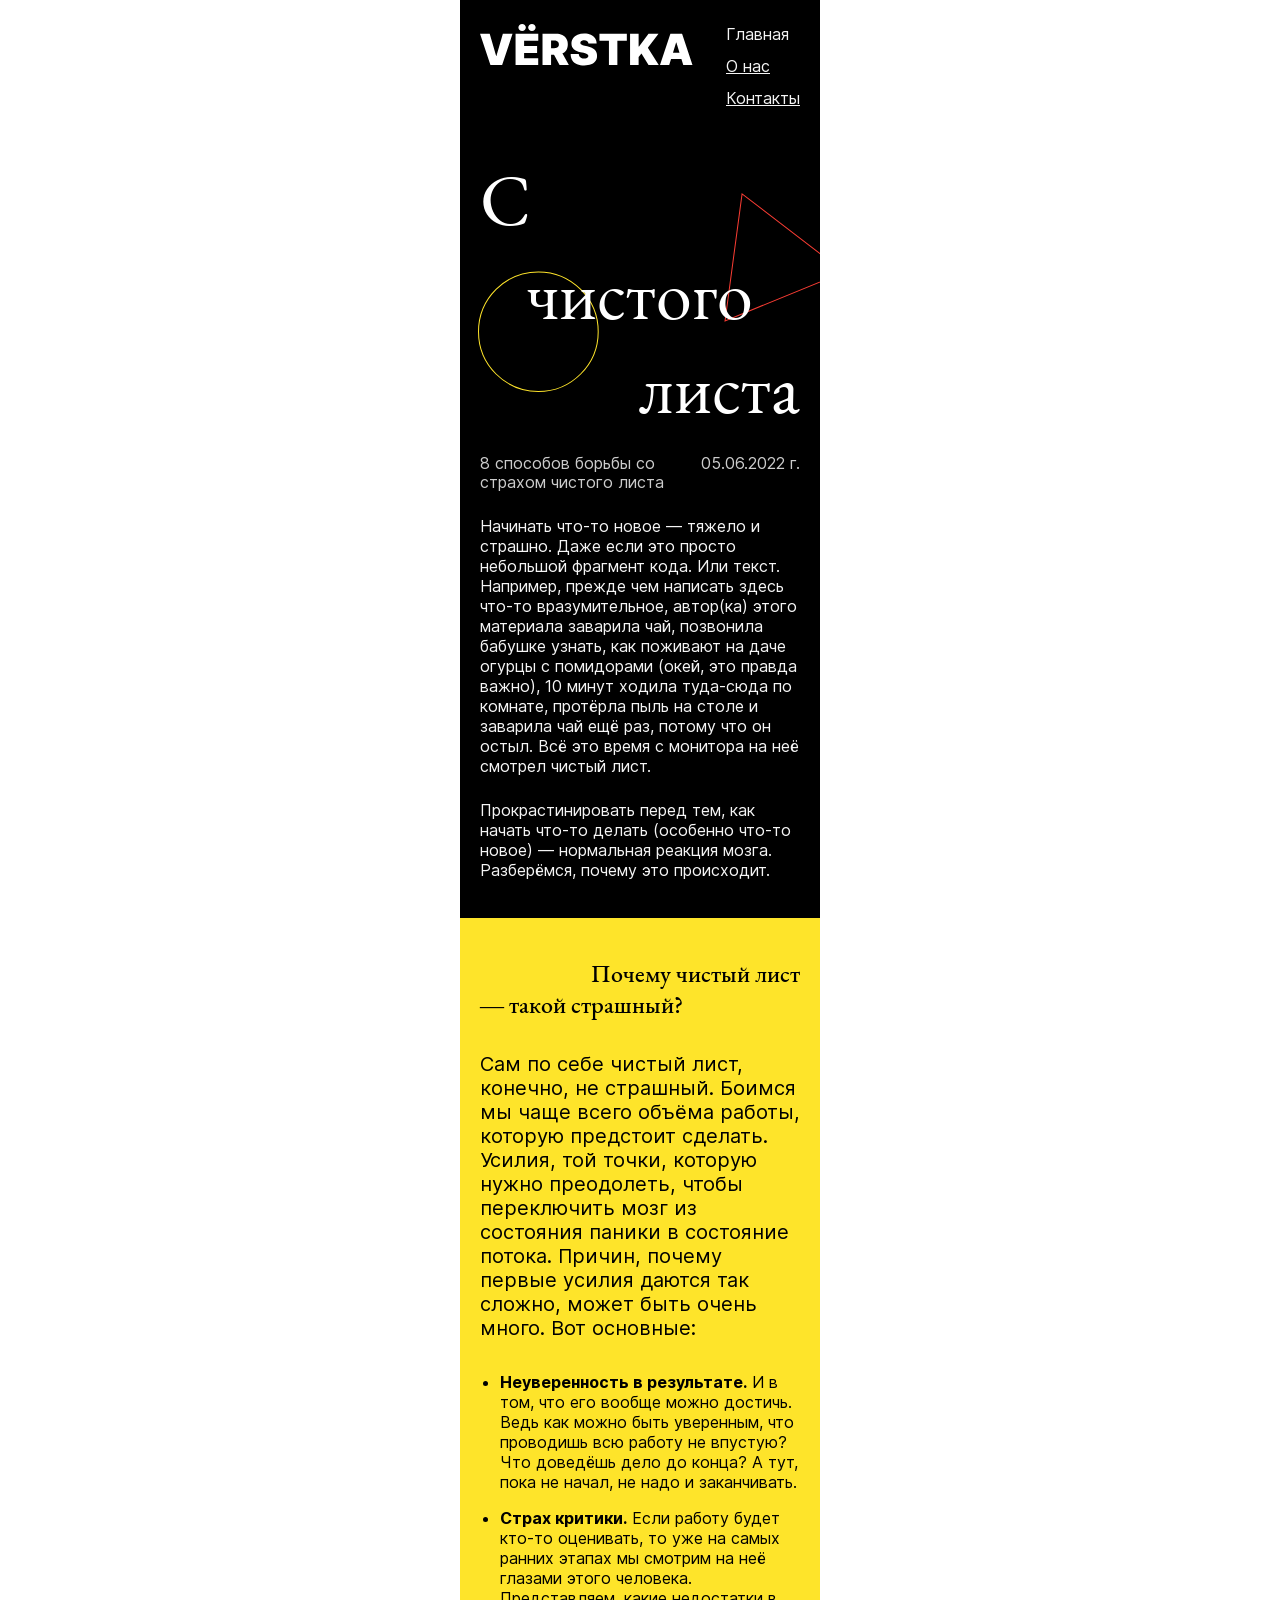
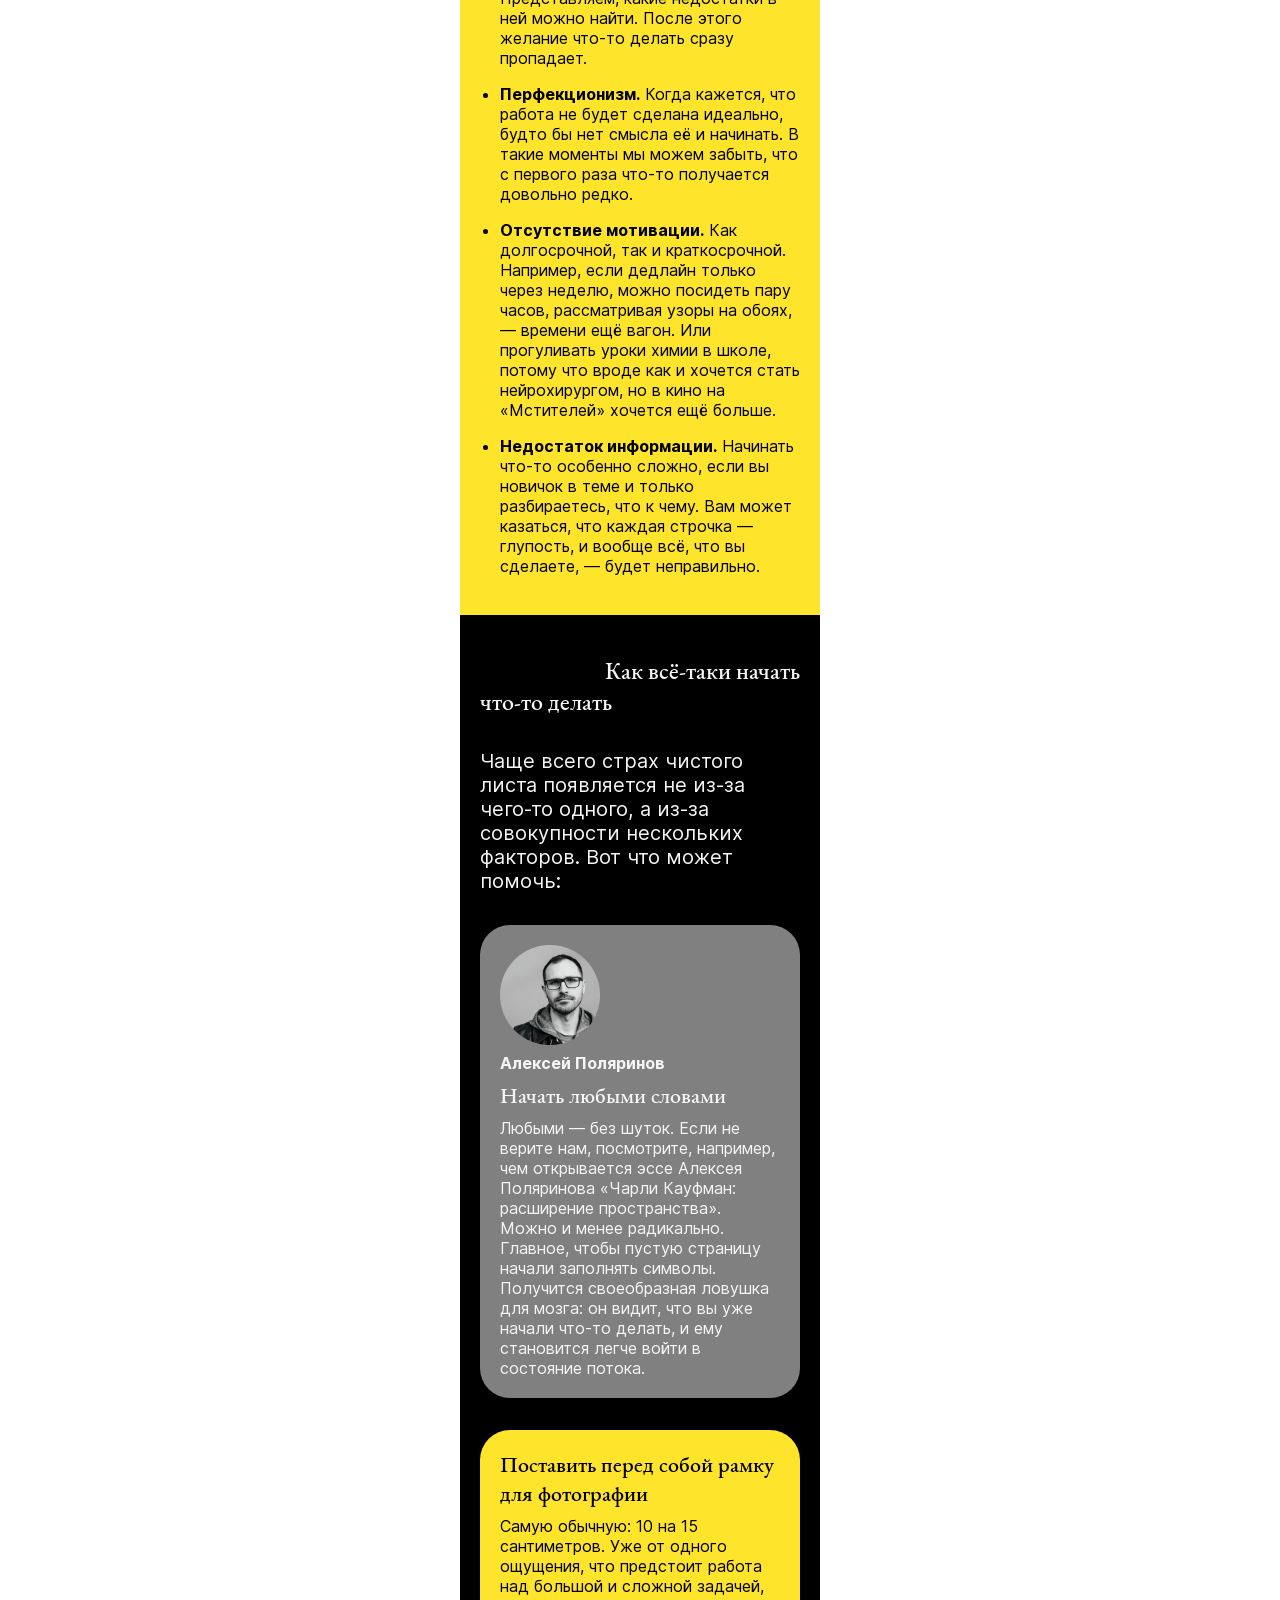
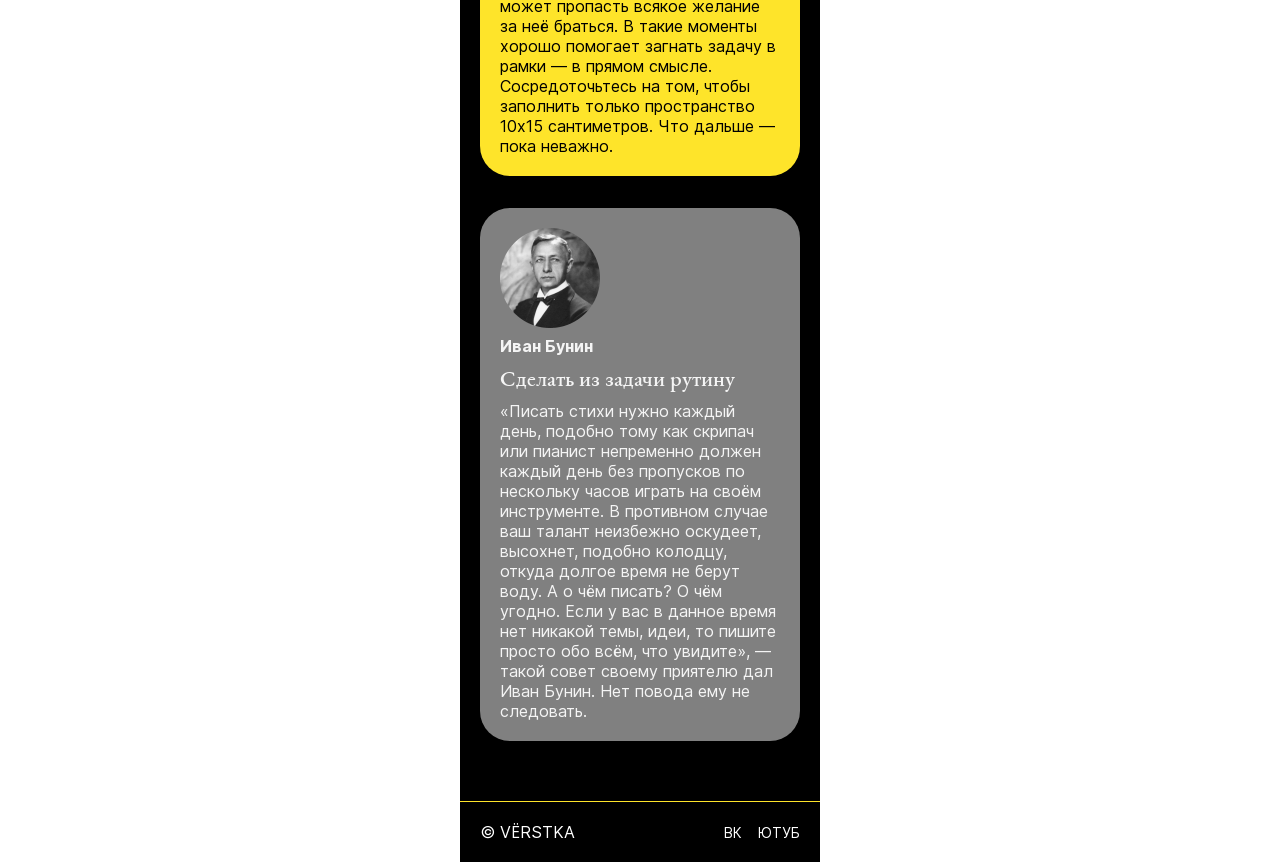
<file: styles/index.html>
<!DOCTYPE html>
<html lang="ru">

<head>
    <meta charset="UTF-8">
    <meta name="viewport" content="width=device-width, initial-scale=1.0">
    <link rel="stylesheet" href="../fonts/fonts.css">
    <link rel="stylesheet" href="./style.css">
    <title>С чистого листа</title>
</head>

<body>
    <header class="header content-section content-section_theme_dark">
        <a class="header__logo" href="#"><img class="header__logo-image" src="../images/logo.svg"
                alt="С чистого листа — на главную"></a>
        <nav class="header__menu">
            <ul class="header__menu-list">
                <li class="header__menu-item header__menu-item_active"><a href="#0"
                        class="header__menu-link">Главная</a>
                </li>
                <li class="header__menu-item"><a href="#0" class="header__menu-link">О нас</a></li>
                <li class="header__menu-item"><a href="#0" class="header__menu-link">Контакты</a></li>
            </ul>
        </nav>
    </header>
    <main>
        <section class="cover content-section content-section_theme_dark">
            <h1 class="cover__title"><span class="accent-span">С</span><span
                    class="accent-span text-center">чистого</span><span class="accent-span text-right">листа</span></h1>
        </section>
        <section class="intro content-section content-section_theme_dark">
            <div class="intro__heading">
                <h2 class="intro__title">8 способов борьбы со страхом чистого листа</h2>
                <time class="intro__date" datetime="2022-06-05">05.06.2022 г.</time>
            </div>
            <p class="intro__main-text">
                Начинать что-то новое — тяжело и страшно. Даже если это просто небольшой фрагмент кода. Или текст.
                Например, прежде чем написать здесь что-то вразумительное, автор(ка) этого материала заварила чай,
                позвонила бабушке узнать, как поживают на даче огурцы с помидорами (окей, это правда важно), 10 минут
                ходила туда-сюда по комнате, протёрла пыль на столе и заварила чай ещё раз, потому что он остыл. Всё это
                время с монитора на неё смотрел чистый лист.
            </p>
            <p class="intro__main-text">
                Прокрастинировать перед тем, как начать что-то делать (особенно что-то новое) — нормальная реакция
                мозга. Разберёмся, почему это происходит.
            </p>
        </section>
        <section class="reasons content-section content-section_theme_bright">
            <h2 class="content-section__subtitle"><span class="accent-span text-right">Почему чистый лист </span><span
                    class="accent-span">— такой
                    страшный?</span></h2>
            <p class="content-section__introduction">Сам по себе чистый лист, конечно, не страшный. Боимся мы чаще всего
                объёма работы, которую предстоит сделать. Усилия, той точки, которую нужно преодолеть, чтобы переключить
                мозг из состояния паники в состояние потока. Причин, почему первые усилия даются так сложно, может быть
                очень много. Вот основные:</p>
            <ul class="content-section__list">
                <li class="content-section__list-item"><span class="content-section__list-accent">Неуверенность в
                        результате.</span> И в том, что его вообще можно достичь. Ведь как можно быть
                    уверенным,
                    что проводишь всю работу не впустую? Что доведёшь дело до конца? А тут, пока не начал, не надо и
                    заканчивать.</li>
                <li class="content-section__list-item"><span class="content-section__list-accent">Страх
                        критики.</span> Если работу будет кто-то оценивать, то уже на самых ранних этапах мы
                    смотрим на неё
                    глазами этого человека. Представляем, какие недостатки в ней можно найти. После этого желание что-то
                    делать сразу пропадает.</li>
                <li class="content-section__list-item"><span class="content-section__list-accent">Перфекционизм.</span>
                    Когда кажется, что работа не будет
                    сделана идеально, будто бы нет смысла
                    её и
                    начинать. В такие моменты мы можем забыть, что с первого раза что-то получается довольно редко.</li>
                <li class="content-section__list-item"><span class="content-section__list-accent">Отсутствие
                        мотивации.</span> Как долгосрочной, так и краткосрочной. Например, если дедлайн
                    только через
                    неделю, можно посидеть пару часов, рассматривая узоры на обоях, — времени ещё вагон. Или прогуливать
                    уроки химии в школе, потому что вроде как и хочется стать нейрохирургом, но в кино на «Мстителей»
                    хочется ещё больше.</li>
                <li class="content-section__list-item"><span class="content-section__list-accent">Недостаток
                        информации.</span> Начинать что-то особенно сложно, если вы новичок в теме и только
                    разбираетесь, что к чему. Вам может казаться, что каждая строчка — глупость, и вообще всё, что вы
                    сделаете, — будет неправильно.</li>
            </ul>
        </section>
        <section class="how-to content-section content-section_theme_dark">
            <h2 class="content-section__subtitle"><span class="accent-span text-right">Как всё-таки начать</span><span
                    class="accent-span">что-то делать</span></h2>
            <p class="content-section__introduction">Чаще всего страх чистого листа появляется не из-за чего-то одного,
                а из-за совокупности нескольких факторов. Вот что может помочь:</p>
            <ul class="cards-list">
                <li class="card card_theme_dark">
                    <article class="card-element">
                        <figure class="card__author">
                            <img class="card__author-photo" src="../images/polyarinov.png"
                                alt="Фотография Алексея Поляринова">
                            <figcaption class="card__author-name">Алексей Поляринов</figcaption>
                        </figure>
                        <h3 class="card__title">
                            Начать любыми словами
                        </h3>
                        <div class="card__text">
                            <p>
                                Любыми — без шуток. Если не верите нам, посмотрите, например, чем открывается эссе
                                Алексея
                                Поляринова «Чарли Кауфман: расширение пространства». Можно и менее радикально. Главное,
                                чтобы пустую страницу начали заполнять символы. Получится своеобразная ловушка для
                                мозга: он
                                видит, что вы уже начали что-то делать, и ему становится легче войти в состояние потока.
                            </p>
                        </div>

                    </article>
                </li>
                <li class="card card_theme_bright">
                    <article class="card-element">
                        <h3 class="card__title">Поставить перед собой рамку для фотографии</h3>
                        <div class="card__text">
                            <p>Самую обычную: 10 на 15 сантиметров. Уже от одного ощущения, что предстоит
                                работа над большой
                                и сложной задачей, может пропасть всякое желание за неё браться. В такие моменты хорошо
                                помогает загнать задачу в рамки — в прямом смысле. Сосредоточьтесь на том, чтобы
                                заполнить
                                только пространство 10х15 сантиметров. Что дальше — пока неважно.</p>
                        </div>
                    </article>
                </li>
                <li class="card card_theme_dark">
                    <article class="card-element">
                        <figure class="card__author">
                            <img class="card__author-photo" src="../images/bunin.png" alt="Фотография Ивана Бунина">
                            <figcaption class="card__author-name">Иван Бунин</figcaption>
                        </figure>
                        <h3 class="card__title">
                            Сделать из задачи рутину
                        </h3>
                        <div class="card__text">
                            <p>
                                «Писать стихи нужно каждый день, подобно тому как скрипач или пианист непременно должен
                                каждый день без пропусков по нескольку часов играть на своём инструменте. В противном
                                случае
                                ваш талант неизбежно оскудеет, высохнет, подобно колодцу, откуда долгое время не берут
                                воду.
                                А о чём писать? О чём угодно. Если у вас в данное время нет никакой темы, идеи, то
                                пишите
                                просто обо всём, что увидите», — такой совет своему приятелю дал Иван Бунин. Нет повода
                                ему
                                не следовать.
                            </p>
                        </div>
                    </article>
                </li>

            </ul>
        </section>
    </main>
    <footer class="footer content-section content-section_theme_dark">
        <p class="footer__copy">&copy; VЁRSTKA</p>
        <ul class="footer__links">
            <li class="footer__links-item"><a class="footer__link" href="#">ВК</a></li>
            <li class="footer__links-item"><a class="footer__link" href="#">ЮТУБ</a></li>
        </ul>
    </footer>
</body>

</html>
</file>
<file: fonts/fonts.css>
@font-face {
    font-family: 'EB Garamond';
    src: url('./ebgaramondmedium.ttf') format("truetype"),
    url('./ebgaramondmedium.woff') format("woff"),
    url('./ebgaramondmedium.woff2') format("woff2");
    font-weight: 500;
    font-display: swap;
}
@font-face {
    font-family: 'EB Garamond';
    src: url('./ebgaramondregular.ttf') format("truetype"),
    url('./ebgaramondregular.woff') format("woff"),
    url('./ebgaramondregular.woff2') format("woff2");
    font-weight: 400;
    font-display: swap;
}
@font-face {
    font-family: 'Inter';
    src:url('./interbold.woff') format("woff"),
    url('./interbold.woff2') format("woff2"),
    url('./interbold.ttf') format("truetype");
    font-weight: 500;
    font-display: swap;
}
@font-face {
    font-family: 'Inter';
    src:    url('./interregular.woff') format("woff"),
    url('./interregular.woff2') format("woff2"),
    url('./interregular.ttf') format("truetype");
    font-weight: 400;
    font-display: swap;
}
</file>
<file: styles/style.css>
body {
    margin: 0;
    display: flex;
    flex-direction: column;
    font-family: 'EB Garamond', serif;
}
h1, h2, h3, h4, h5, h6, p, ul, ol, blockquote {
    padding: 0;
    margin: 0;
}

.content-section {
    display: flex;
    flex-direction: column;
    box-sizing: border-box;
    width: 100%;
    max-width: 360px;
    gap: 32px;
    margin: auto;
}
.content-section_theme_dark {
    background-color: #000;
    color: #fff;
}
.content-section_theme_bright {
    background-color: #FEE42A;
}
.header {
    display: flex;
    flex-direction: row;
    justify-content: space-between;
    padding: 24px 20px;
    font-family: 'Inter', sans-serif;
    font-weight: 400;
}
.header__logo {
    min-width: 78px;
    display: block;
}
.header__logo-image {
    width: 100%;
}
.header__menu {
    display: flex;
   
}
.header__menu-list {
    display: flex;
    flex-direction: column;
     gap: 12px;
    list-style: none;
}
.header__menu-link {
    color: #f5f5f5;
}
.header__menu-item_active .header__menu-link{
    text-decoration: none;
}

.cover {
    min-height: 221px;
    background-image: url('../images/cover.svg');
    background-repeat: no-repeat;
    background-position: 100% 50%;
    background-size: 95% auto;
}   
.cover__title {
    display: flex;
    flex-direction: column;
    padding: 20px;
    font-size: 72px;
    font-weight: 400;
}
.accent-span {
    display: block;
    
}
.text-center {
    text-align: center;
}
.text-right {
    text-align: end;
}
.intro {
    font-family: 'Inter', sans-serif;
   padding: 0 20px 38px;
   gap: 24px;
}
.intro__heading {
    display: flex;
    justify-content: space-between;
    gap: 22px;
     line-height: 1.2;
      color: #ccc;
}
.intro__title {
    font-size: 16px;
    font-weight: 400;
   
}
.intro__date {
    white-space: nowrap;
}
.intro__main-text {
    color: #f5f5f5;
}
.reasons {
    padding: 40px 20px 39px;
}
.content-section__subtitle .accent-span{
    font-weight: 500;
    font-size: 24px;
    display: block;
}
.content-section__introduction {
    font-family: 'Inter', sans-serif;
    font-size: 20px;
}
.content-section__list {
    font-family: 'Inter', sans-serif;
    font-size: 16px;
    display: flex;
    flex-direction: column;
    gap: 16px;
    list-style-type: disc;
    padding-left: 20px;
}
.content-section__list-accent {
    font-weight: 500;
}
.how-to {
    padding: 40px 20px 60px;
    gap: 32px;
    color: #f5f5f5;
}
.cards-list {
    display: flex;
    flex-direction: column;
    gap: 32px;
    list-style-type: none;
}
.card {
    border-radius: 30px;
    padding: 20px;
}
.card-element {
    display: flex;
    flex-direction: column;
    gap: 8px;
}
.card_theme_bright {
    background-color: #FEE42A;
    color: #000;
}
.card_theme_dark {
    background-color: grey;
    color: #f5f5f5;
}
.card__author {
    display: flex;
    flex-direction: column;
    gap: 8px;
    align-items: flex-start;
    margin: 0;
}
.card__author-photo {
    max-width: 100px;
}
.card__author-name {
    font-family: 'Inter', sans-serif;
    font-weight: 500;
    font-size: 16px;
}
.card__title {
    font-weight: 500;
    font-size: 22px;
}
.card__text {
    font-family: 'Inter', sans-serif;
}
.footer {
    font-family: 'Inter', sans-serif;
    display: flex;
    flex-direction: row;
    justify-content: space-between;
    padding: 20px;
    font-size: 16px;
    border-top: 1px solid #FEE42A;
}
.footer__links {
    display: flex;
    justify-content: space-around;
    gap: 16px;
    list-style: none;
    
}
.footer__link {
text-decoration: none;
color: #fff;
font-size: 14px;
}
</file>
